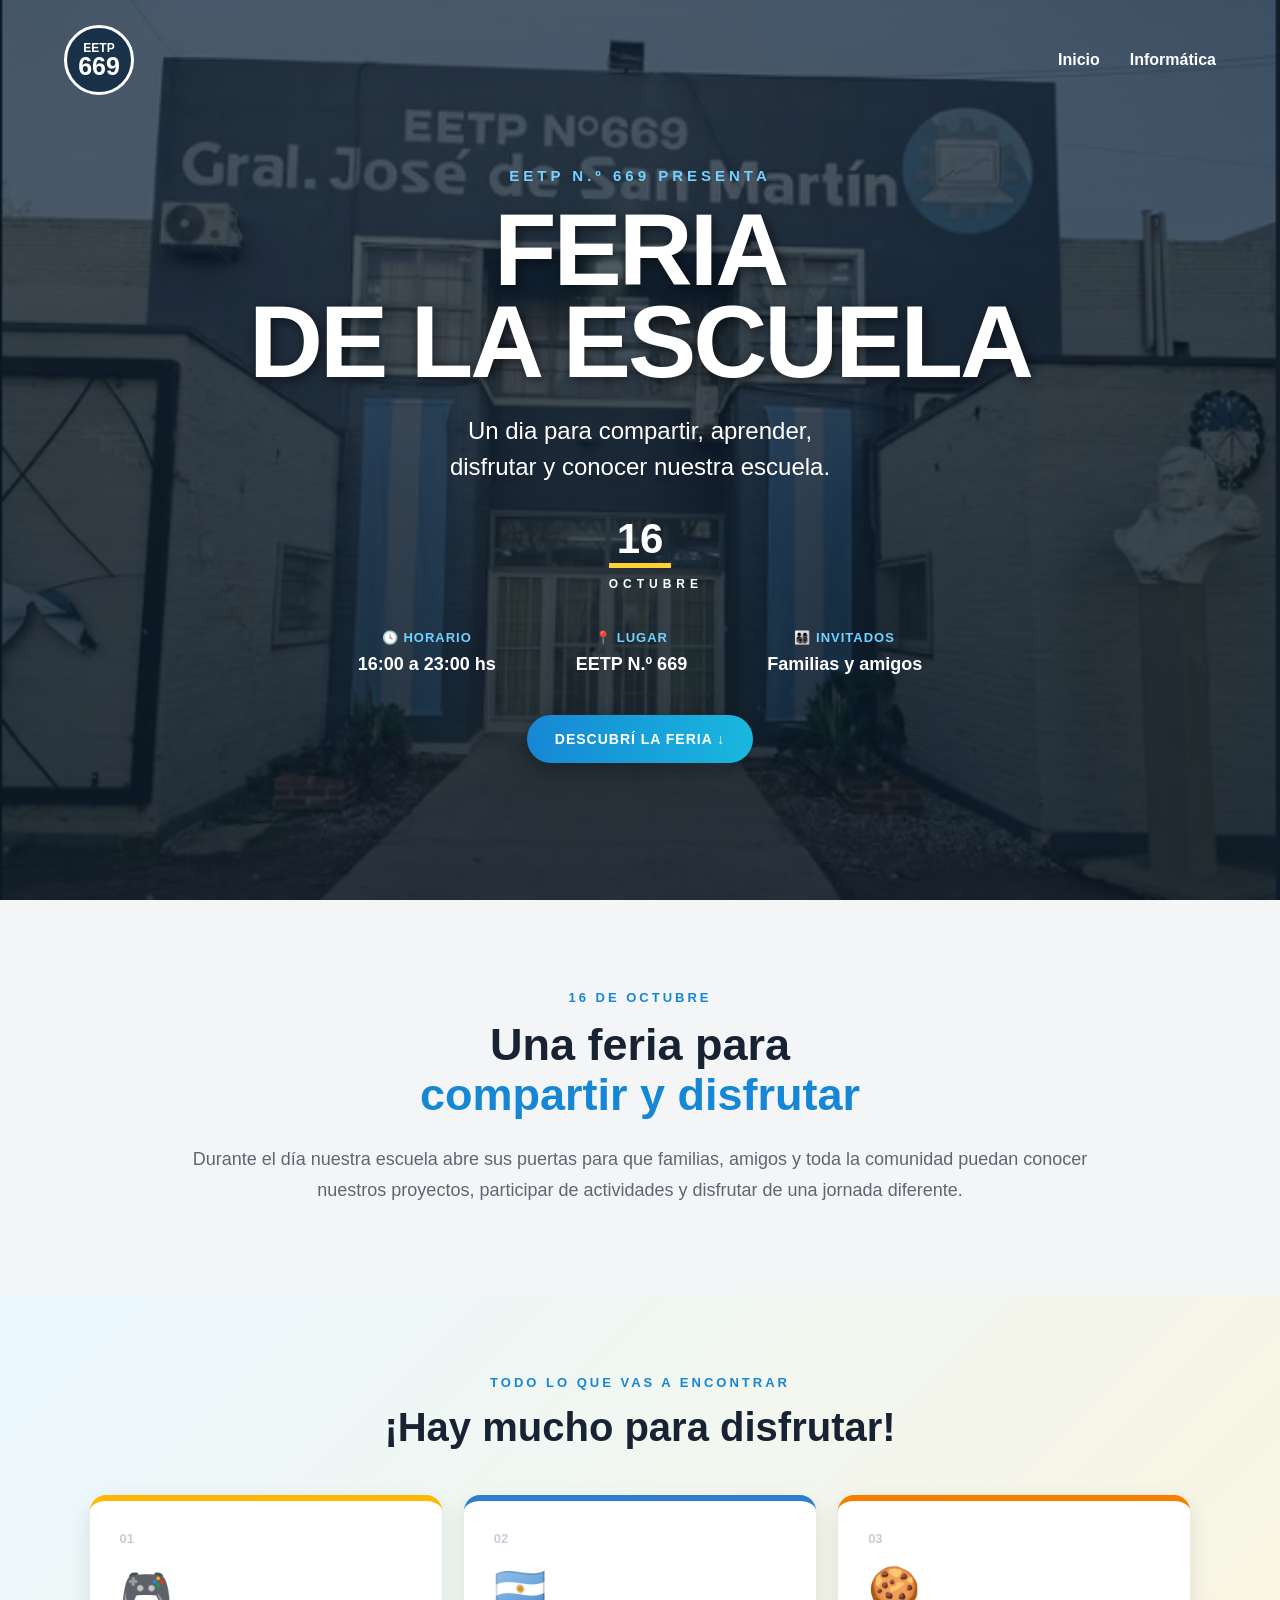
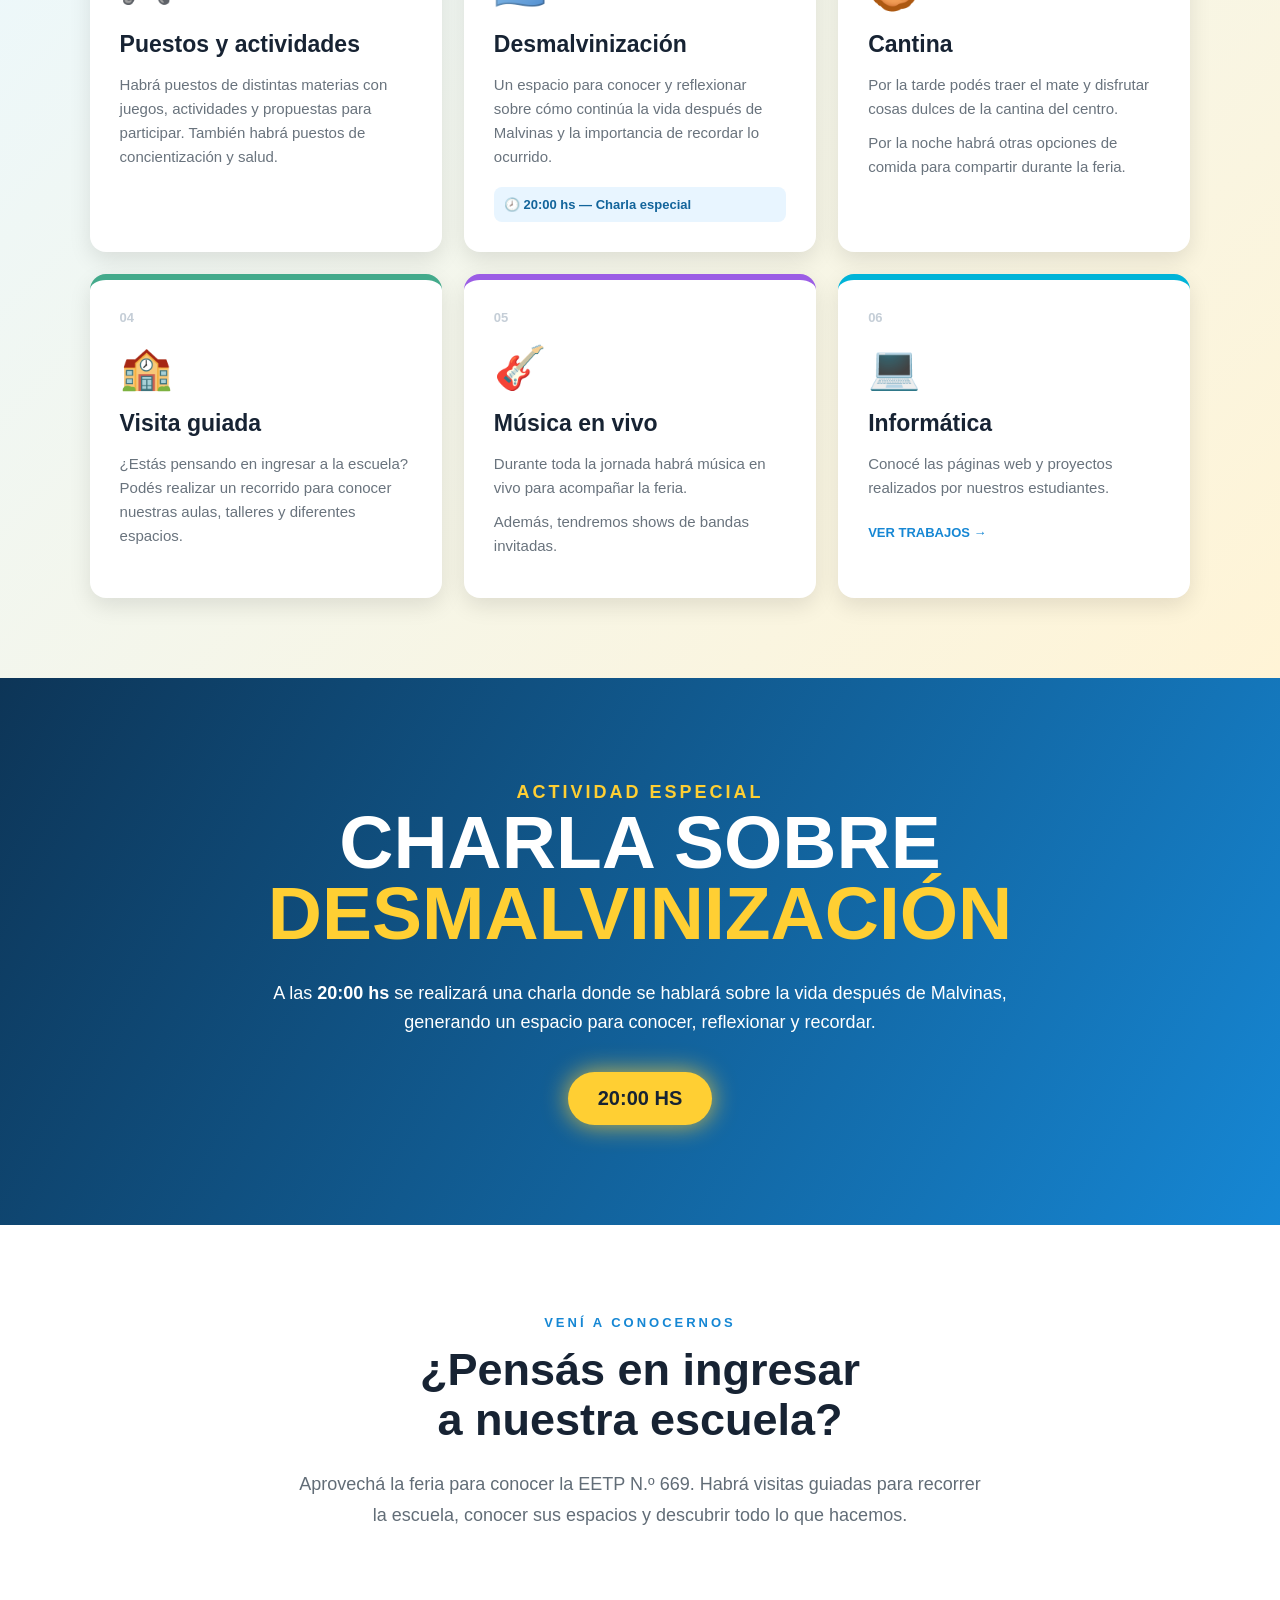
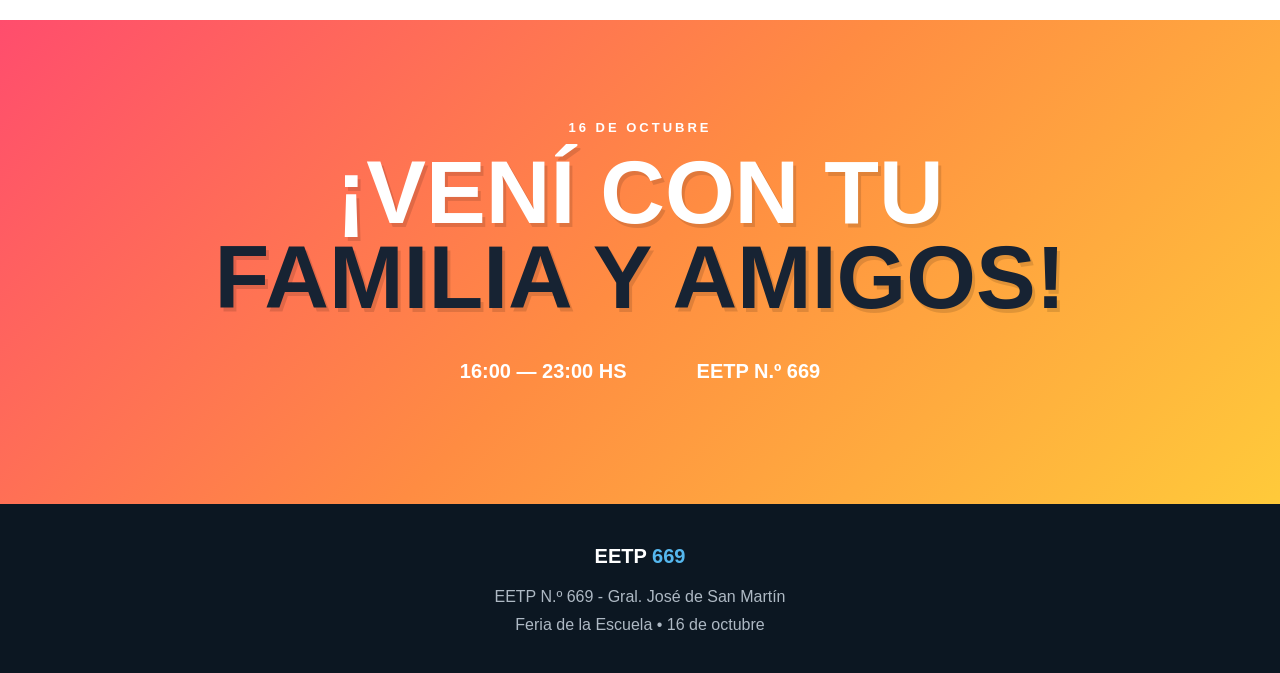
<file: index.html>
<!DOCTYPE html>
<html lang="es">

<head>
    <meta charset="UTF-8">
    <meta name="viewport" content="width=device-width, initial-scale=1.0">

    <title>Feria EETP 669</title>

    <link rel="stylesheet" href="estilos.css">
    <script src="script.js"></script>
</head>

<body>

    <!-- ENCABEZADO PRINCIPAL -->
    <header class="hero">

        <div class="fondo"></div>

        <!-- BARRA DE NAVEGACIÓN -->
        <div class="barra">

            <div class="logo">
                <span>EETP</span>
                <strong>669</strong>
            </div>

            <nav>
                <a href="index.html">Inicio</a>
                <a href="trabajos.html">Informática</a>
            </nav>

        </div>


        <!-- PUBLICIDAD PRINCIPAL -->
        <div class="publicidad">

            <p class="pequeno">EETP N.º 669 PRESENTA</p>

            <h1>FERIA<br>DE LA ESCUELA</h1>

            <p class="frase">
                Un dia para compartir, aprender,<br>
                disfrutar y conocer nuestra escuela.
            </p>

            <div class="fecha">
                <span>16</span>
                <small>OCTUBRE</small>
            </div>

            <div class="datos-principales">

                <div>
                    <b>🕓 HORARIO</b>
                    <p>16:00 a 23:00 hs</p>
                </div>

                <div>
                    <b>📍 LUGAR</b>
                    <p>EETP N.º 669</p>
                </div>

                <div>
                    <b>👨‍👩‍👧‍👦 INVITADOS</b>
                    <p>Familias y amigos</p>
                </div>

            </div>

            <a href="#actividades" class="boton">
                DESCUBRÍ LA FERIA ↓
            </a>

        </div>

    </header>


    <main>

        <!-- BIENVENIDA -->
        <section class="bienvenida">

            <p class="etiqueta"> 16 DE OCTUBRE</p>

            <h2>
                Una feria para<br>
                <span>compartir y disfrutar</span>
            </h2>

            <p>
                Durante el día nuestra escuela abre sus puertas para que
                familias, amigos y toda la comunidad puedan conocer nuestros
                proyectos, participar de actividades y disfrutar de una
                jornada diferente.
            </p>

        </section>


        <!-- ACTIVIDADES -->
        <section class="actividades" id="actividades">

            <div class="titulo-seccion">

                <p class="etiqueta">TODO LO QUE VAS A ENCONTRAR</p>

                <h2>¡Hay mucho para disfrutar!</h2>

            </div>


            <div class="tarjetas">

                <!-- PUESTOS -->
                <article class="tarjeta puestos">

                    <div class="numero">01</div>

                    <div class="icono">🎮</div>

                    <h3>Puestos y actividades</h3>

                    <p>
                        Habrá puestos de distintas materias con juegos,
                        actividades y propuestas para participar.
                        También habrá puestos de concientización y salud.
                    </p>

                </article>


                <!-- DESMALVINIZACIÓN -->
                <article class="tarjeta desmalvinizacion">

                    <div class="numero">02</div>

                    <div class="icono">🇦🇷</div>

                    <h3>Desmalvinización</h3>

                    <p>
                        Un espacio para conocer y reflexionar sobre cómo
                        continúa la vida después de Malvinas y la importancia
                        de recordar lo ocurrido.
                    </p>

                    <div class="hora">
                        🕗 20:00 hs — Charla especial
                    </div>

                </article>


                <!-- CANTINA -->
                <article class="tarjeta cantina">

                    <div class="numero">03</div>

                    <div class="icono">🍪</div>

                    <h3>Cantina</h3>

                    <p>
                        Por la tarde podés traer el mate y disfrutar cosas
                        dulces de la cantina del centro.
                    </p>

                    <p>
                        Por la noche habrá otras opciones de comida para
                        compartir durante la feria.
                    </p>

                </article>


                <!-- VISITA GUIADA -->
                <article class="tarjeta visita">

                    <div class="numero">04</div>

                    <div class="icono">🏫</div>

                    <h3>Visita guiada</h3>

                    <p>
                        ¿Estás pensando en ingresar a la escuela?
                        Podés realizar un recorrido para conocer nuestras
                        aulas, talleres y diferentes espacios.
                    </p>

                </article>


                <!-- MÚSICA -->
                <article class="tarjeta musica">

                    <div class="numero">05</div>

                    <div class="icono">🎸</div>

                    <h3>Música en vivo</h3>

                    <p>
                        Durante toda la jornada habrá música en vivo para
                        acompañar la feria.
                    </p>

                    <p>
                        Además, tendremos shows de bandas invitadas.
                    </p>

                </article>


                <!-- INFORMÁTICA -->
                <article class="tarjeta informatica">

                    <div class="numero">06</div>

                    <div class="icono">💻</div>

                    <h3>Informática</h3>

                    <p>
                        Conocé las páginas web y proyectos realizados por
                        nuestros estudiantes.
                    </p>

                    <a href="trabajos.html">
                        VER TRABAJOS →
                    </a>

                </article>

            </div>

        </section>


        <!-- CHARLA DESTACADA -->
        <section class="destacada">

            <div class="destacada-contenido">

                <p class="etiqueta">ACTIVIDAD ESPECIAL</p>

                <h2>
                    CHARLA SOBRE<br>
                    <span>DESMALVINIZACIÓN</span>
                </h2>

                <p>
                    A las <strong>20:00 hs</strong> se realizará una charla
                    donde se hablará sobre la vida después de Malvinas,
                    generando un espacio para conocer, reflexionar y recordar.
                </p>

                <div class="hora-grande">
                    20:00 HS
                </div>

            </div>

        </section>


        <!-- INVITACIÓN -->
        <section class="invitacion">

            <p class="etiqueta">VENÍ A CONOCERNOS</p>

            <h2>
                ¿Pensás en ingresar<br>
                a nuestra escuela?
            </h2>

            <p>
                Aprovechá la feria para conocer la EETP N.º 669.
                Habrá visitas guiadas para recorrer la escuela,
                conocer sus espacios y descubrir todo lo que hacemos.
            </p>

        </section>


        <!-- PUBLICIDAD FINAL -->
        <section class="final">

            <p class="etiqueta"> 16 DE OCTUBRE</p>

            <h2>
                ¡VENÍ CON TU<br>
                <span>FAMILIA Y AMIGOS!</span>
            </h2>

            <div class="final-datos">

                <div>
                    <strong>16:00 — 23:00 HS</strong>
                    <span></span>
                </div>

                <div>
                    <strong>EETP N.º 669</strong>
                    <span></span>
                </div>

            </div>

          

        </section>

    </main>


    <!-- PIE DE PÁGINA -->
    <footer>

        <div class="logo-footer">
            EETP <strong>669</strong>
        </div>

        <p>
            EETP N.º 669 - Gral. José de San Martín
        </p>

        <p>
            Feria de la Escuela •  16 de octubre
        </p>

    </footer>

</body>

</html>
</file>
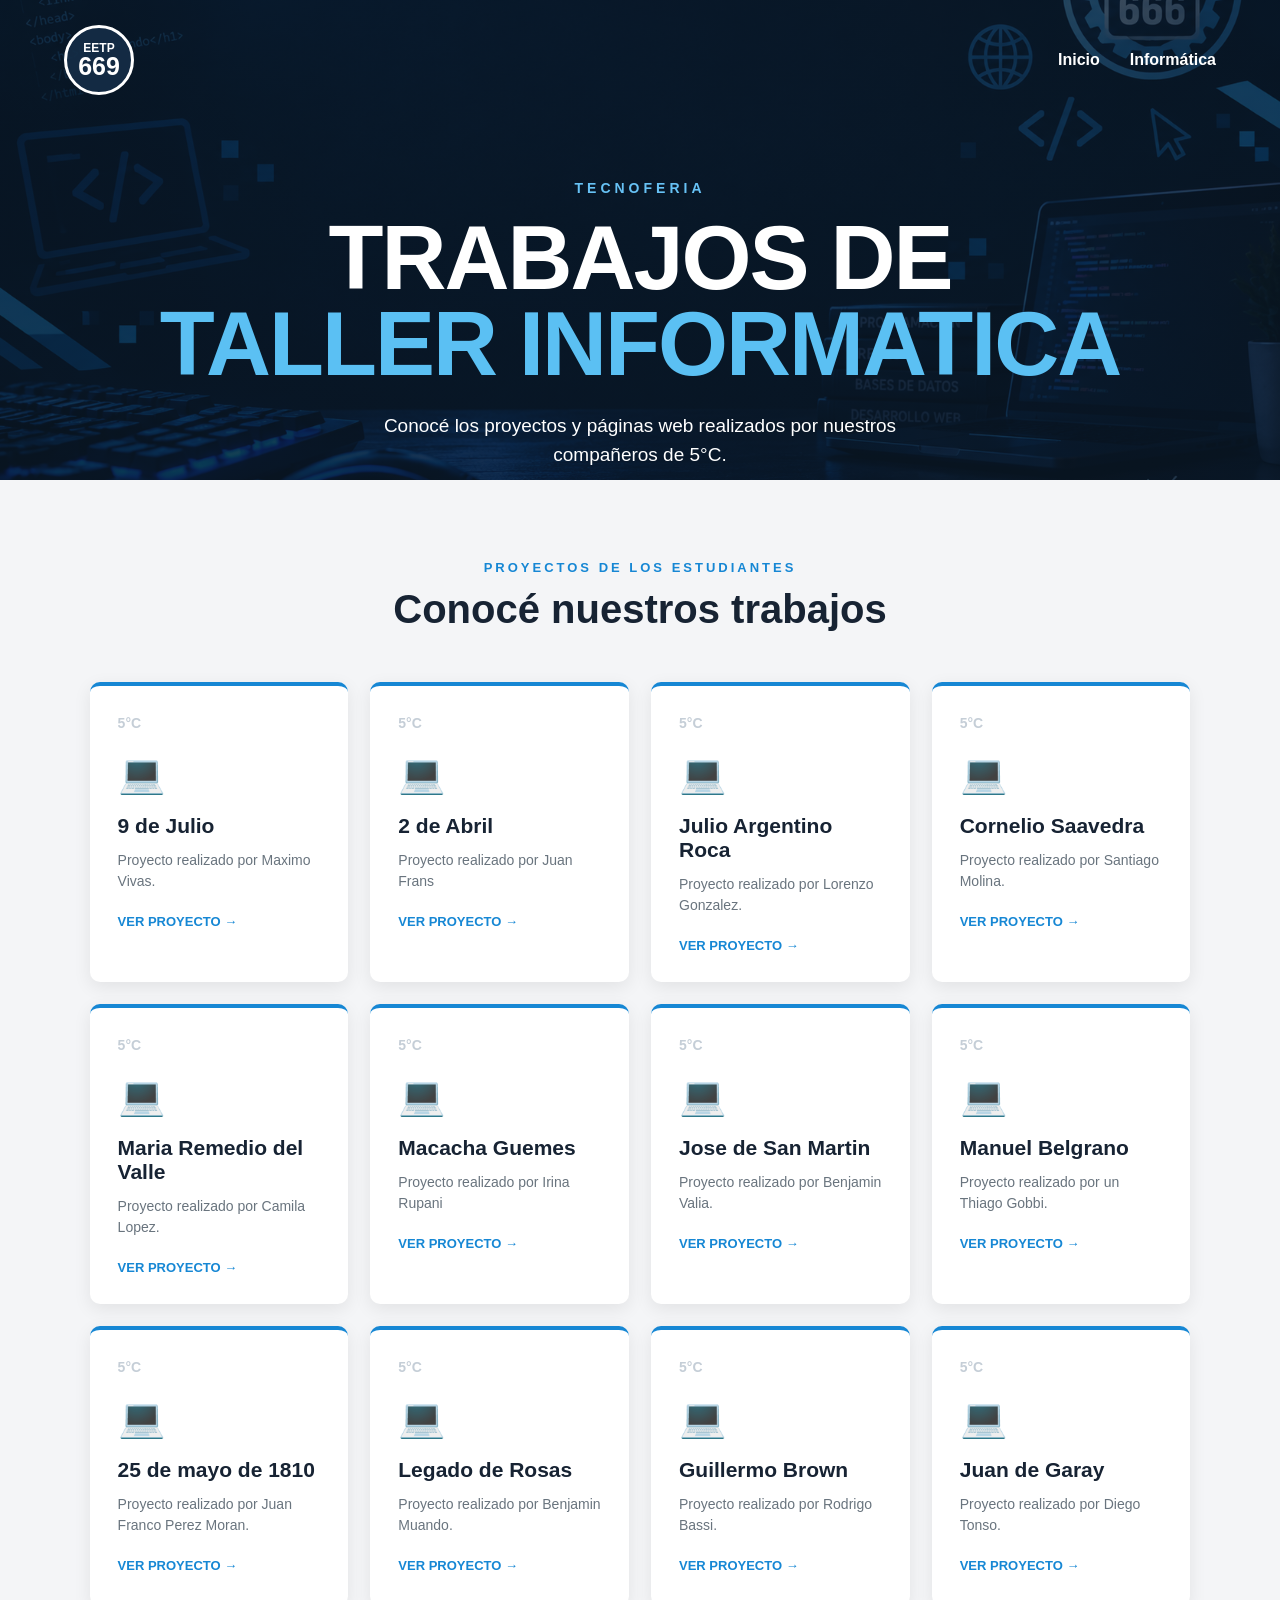
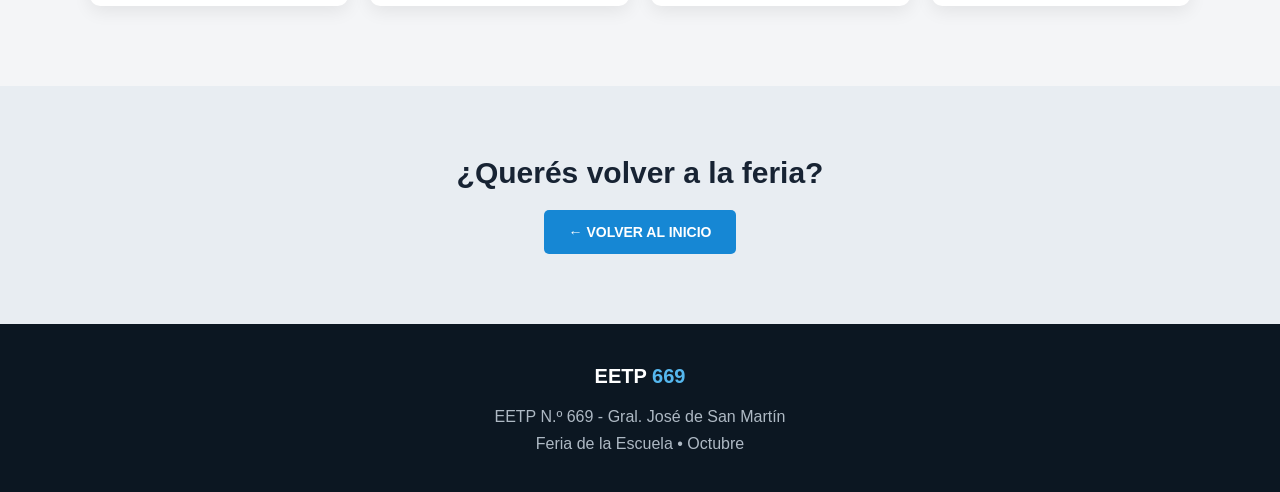
<file: trabajos.html>
<!DOCTYPE html>
<html lang="es">
<head>
    <meta charset="UTF-8">
    <meta name="viewport" content="width=device-width, initial-scale=1.0">

    <title>Trabajos de Taller de Informatica - EETP 669</title>

    <link rel="stylesheet" href="trabajos.css">
</head>

<body>

    <!-- ENCABEZADO -->

    <header class="encabezado">

        <div class="barra">

            <div class="logo">
                <span>EETP</span>
                <strong>669</strong>
            </div>

            <nav>
                <a href="index.html">Inicio</a>
                <a href="trabajos.html">Informática</a>
            </nav>

        </div>


        <div class="titulo">

            <p>TECNOFERIA</p>

            <h1>TRABAJOS DE<br><span>TALLER INFORMATICA</span></h1>

            <p class="descripcion">
                Conocé los proyectos y páginas web
                realizados por nuestros compañeros de 5°C.
            </p>

        </div>

    </header>


    <!-- TRABAJOS -->

    <main>

        <section class="proyectos">

            <div class="encabezado-seccion">

                <p>PROYECTOS DE LOS ESTUDIANTES</p>

                <h2>Conocé nuestros trabajos</h2>

            </div>


            <div class="contenedor-trabajos">


                <!-- TRABAJO 01 -->

                <article class="trabajo">

                    <span class="numero">5°C</span>

                    <div class="icono">💻</div>

                    <h3>9 de Julio</h3>

                    <p>Proyecto realizado por Maximo Vivas.</p>

                    <a href="https://maxiiii-033.github.io/Trabajo-Practico-9-De-Julio-de-1816/index.html" target="_blank">
                        VER PROYECTO →
                    </a>

                </article>


                <!-- TRABAJO 02 -->

                <article class="trabajo">

                    <span class="numero">5°C</span>

                    <div class="icono">💻</div>

                    <h3>2 de Abril</h3>

                    <p>Proyecto realizado por Juan Frans</p>

                    <a href="https://fransjuan154-commits.github.io/2-de-Julioo/index.html" target="_blank">
                        VER PROYECTO →
                    </a>

                </article>


                <!-- TRABAJO 03 -->

                <article class="trabajo">

                    <span class="numero">5°C</span>

                    <div class="icono">💻</div>

                    <h3>Julio Argentino Roca</h3>

                    <p>Proyecto realizado por Lorenzo Gonzalez.</p>

                    <a href="https://lgonz0474-jpg.github.io/Julio-Roca/" target="_blank">
                        VER PROYECTO →
                    </a>

                </article>


                <!-- TRABAJO 04 -->

                <article class="trabajo">

                    <span class="numero">5°C</span>

                    <div class="icono">💻</div>

                    <h3>Cornelio Saavedra</h3>

                    <p>Proyecto realizado por Santiago Molina.</p>

                    <a href="https://santimolinnna.github.io/oreja/index.html" target="_blank">
                        VER PROYECTO →
                    </a>

                </article>


                <!-- TRABAJO 05 -->

                <article class="trabajo">

                    <span class="numero">5°C</span>

                    <div class="icono">💻</div>

                    <h3>Maria Remedio del Valle</h3>

                    <p>Proyecto realizado por Camila Lopez.</p>

                    <a href="https://camiestefanialopez08-collab.github.io/mrdelvalle/" target="_blank">
                        VER PROYECTO →
                    </a>

                </article>



                <!-- TRABAJO 06 -->

                <article class="trabajo">

                    <span class="numero">5°C</span>

                    <div class="icono">💻</div>

                    <h3>Macacha Guemes</h3>

                    <p>Proyecto realizado por Irina Rupani</p>

                    <a href="https://irinarupani231-eng.github.io/trabajo-macacha-guemes/" target="_blank">
                        VER PROYECTO →
                    </a>

                </article>


                <!-- TRABAJO 07 -->

                <article class="trabajo">

                    <span class="numero">5°C</span>

                    <div class="icono">💻</div>

                    <h3>Jose de San Martin</h3>

                    <p>Proyecto realizado por Benjamin Valia.</p>

                    <a href="https://benjaminvalia.github.io/SanMartinTaller/" target="_blank">
                        VER PROYECTO →
                    </a>

                </article>


                <!-- TRABAJO 08 -->

                <article class="trabajo">

                    <span class="numero">5°C</span>

                    <div class="icono">💻</div>

                    <h3>Manuel Belgrano</h3>

                    <p>Proyecto realizado por un Thiago Gobbi.</p>

                    <a href="https://thiagotrabajorpro-ctrl.github.io/belgrano-pagina/legado.html#top" target="_blank">
                        VER PROYECTO →
                    </a>

                </article>


                <!-- TRABAJO 09 -->

                <article class="trabajo">

                    <span class="numero">5°C</span>

                    <div class="icono">💻</div>

                    <h3>25 de mayo de 1810</h3>

                    <p>Proyecto realizado por Juan Franco Perez Moran.</p>

                    <a href="https://sanguchito465.github.io/TP_25-de-Mayo/" target="_blank">
                        VER PROYECTO →
                    </a>

                </article>


                <!-- TRABAJO 10 -->

                <article class="trabajo">

                    <span class="numero">5°C</span>

                    <div class="icono">💻</div>

                    <h3>Legado de Rosas</h3>

                    <p>Proyecto realizado por Benjamin Muando.</p>

                    <a href="https://benjaminmuando.github.io/ROSASPARTE2/legado.html" target="_blank">
                        VER PROYECTO →
                    </a>

                </article>


                <!-- TRABAJO 11 -->

                <article class="trabajo">

                    <span class="numero">5°C</span>

                    <div class="icono">💻</div>

                    <h3>Guillermo Brown</h3>

                    <p>Proyecto realizado por Rodrigo Bassi.</p>

                    <a href="https://catnight-moon.github.io/guillermo-brown2.0/" target="_blank">
                        VER PROYECTO →
                    </a>

                </article>


                <!-- TRABAJO 12 -->

                <article class="trabajo">

                    <span class="numero">5°C</span>

                    <div class="icono">💻</div>

                    <h3>Juan de Garay</h3>

                    <p>Proyecto realizado por Diego Tonso.</p>

                    <a href="https://diegotonso421-pixel.github.io/diegotonto/" target="_blank">
                        VER PROYECTO →
                    </a>

                </article>


                </article>


            </div>

        </section>


        <!-- VOLVER -->

        <section class="volver">

            <h2>¿Querés volver a la feria?</h2>

            <a href="index.html">
                ← VOLVER AL INICIO
            </a>

        </section>

    </main>


    <footer>

        <div class="logo-footer">
            EETP <strong>669</strong>
        </div>

        <p>EETP N.º 669 - Gral. José de San Martín</p>

        <p>Feria de la Escuela • Octubre</p>

    </footer>

</body>
</html>
</file>
<file: estilos.css>
* {
    margin: 0;
    padding: 0;
    box-sizing: border-box;
}

html {
    scroll-behavior: smooth;
}

body {
    font-family: Arial, Helvetica, sans-serif;
    background-color: #f4f5f7;
    color: #172333;
}

a {
    text-decoration: none;
}


/* =========================
   ENCABEZADO
========================= */

.hero {
    min-height: 100vh;
    position: relative;
    overflow: hidden;
    color: white;
}

.fondo {
    position: absolute;
    inset: 0;

    background-image:
        linear-gradient(
            rgba(10, 25, 40, 0.65),
            rgba(10, 25, 40, 0.80)
        ),
        url("imagenes/fondologo.png");

    background-size: cover;
    background-position: center;

    z-index: -1;

    transition: transform 0.2s linear;
}


/* =========================
   BARRA
========================= */

.barra {
    width: 90%;
    margin: auto;
    padding-top: 25px;

    display: flex;
    align-items: center;
    justify-content: space-between;
}

.logo {
    width: 70px;
    height: 70px;

    border: 3px solid white;
    border-radius: 50%;

    background-color: rgba(20, 45, 70, 0.9);

    display: flex;
    flex-direction: column;
    align-items: center;
    justify-content: center;

    line-height: 1;
}

.logo span {
    font-size: 12px;
    font-weight: bold;
}

.logo strong {
    font-size: 25px;
}

nav {
    display: flex;
    gap: 30px;
}

nav a {
    color: white;
    font-size: 16px;
    font-weight: bold;

    transition: 0.3s;
}

nav a:hover {
    color: #72d1ff;
}


/* =========================
   PUBLICIDAD PRINCIPAL
========================= */

.publicidad {
    width: 90%;
    margin: auto;

    text-align: center;

    padding-top: 8vh;
    padding-bottom: 70px;
}

.pequeno {
    font-size: 15px;
    letter-spacing: 4px;
    font-weight: bold;

    margin-bottom: 20px;

    color: #72d1ff;
}

.publicidad h1 {
    font-size: clamp(50px, 8vw, 105px);

    line-height: 0.9;

    letter-spacing: -3px;

    margin-bottom: 25px;

    text-shadow: 3px 3px 12px rgba(0, 0, 0, 0.5);
}

.frase {
    font-size: clamp(17px, 2vw, 24px);

    line-height: 1.5;

    margin-bottom: 30px;
}


/* =========================
   FECHA
========================= */

.fecha {
    display: flex;

    justify-content: center;
    align-items: center;

    gap: 18px;

    position: relative;

    margin: 25px auto;

    width: fit-content;
}

.fecha span {
    font-size: 42px;

    font-weight: bold;

    border-bottom: 5px solid #ffcf33;

    padding: 0 8px;

    transition: 0.5s;
}

.fecha small {
    position: absolute;

    bottom: -23px;

    width: 100%;

    font-size: 12px;

    letter-spacing: 5px;

    font-weight: bold;
}


/* =========================
   DATOS
========================= */

.datos-principales {
    display: flex;

    justify-content: center;

    gap: 50px;

    margin-top: 55px;
}

.datos-principales div {
    padding: 5px 15px;
}

.datos-principales b {
    font-size: 13px;

    letter-spacing: 1px;

    color: #72d1ff;
}

.datos-principales p {
    margin-top: 8px;

    font-size: 18px;

    font-weight: bold;
}


/* =========================
   BOTONES
========================= */

.boton {
    display: inline-block;

    margin-top: 35px;

    padding: 16px 28px;

    background: linear-gradient(
        90deg,
        #1687d4,
        #19b8df
    );

    color: white;

    border-radius: 30px;

    font-size: 14px;

    font-weight: bold;

    letter-spacing: 1px;

    transition: 0.3s;

    box-shadow: 0 6px 20px rgba(0, 0, 0, 0.25);
}

.boton:hover {
    transform: translateY(-4px);

    box-shadow:
        0 10px 25px rgba(0, 0, 0, 0.35);
}


/* =========================
   BIENVENIDA
========================= */

.bienvenida {
    width: 80%;
    max-width: 900px;

    margin: auto;

    text-align: center;

    padding: 90px 0;
}

.etiqueta {
    color: #1687d4;

    font-size: 13px;

    font-weight: bold;

    letter-spacing: 3px;

    margin-bottom: 15px;
}

.bienvenida h2 {
    font-size: 45px;

    line-height: 1.1;

    margin-bottom: 25px;
}

.bienvenida h2 span {
    color: #1687d4;
}

.bienvenida > p:last-child {
    color: #5d6772;

    font-size: 18px;

    line-height: 1.7;
}


/* =========================
   ACTIVIDADES
========================= */

.actividades {
    padding: 80px 7%;

    background:
        linear-gradient(
            135deg,
            #eaf8ff,
            #fff4d6
        );
}

.titulo-seccion {
    text-align: center;

    margin-bottom: 45px;
}

.titulo-seccion h2 {
    font-size: 40px;
}


/* =========================
   TARJETAS
========================= */

.tarjetas {
    display: grid;

    grid-template-columns: repeat(3, 1fr);

    gap: 22px;

    max-width: 1200px;

    margin: auto;
}

.tarjeta {
    background-color: white;

    min-height: 320px;

    padding: 30px;

    border-radius: 16px;

    position: relative;

    overflow: hidden;

    box-shadow:
        0 8px 22px rgba(0, 0, 0, 0.10);

    border-top: 6px solid #1687d4;

    transition:
        transform 0.25s ease,
        box-shadow 0.25s ease,
        opacity 0.8s ease;
}

.tarjeta:hover {
    box-shadow:
        0 15px 30px rgba(0, 0, 0, 0.16);
}

.tarjeta .numero {
    color: #c5ced7;

    font-size: 13px;

    font-weight: bold;
}

.icono {
    font-size: 42px;

    margin-top: 18px;

    margin-bottom: 18px;
}

.tarjeta h3 {
    font-size: 23px;

    margin-bottom: 15px;
}

.tarjeta p {
    color: #69737d;

    line-height: 1.6;

    font-size: 15px;

    margin-bottom: 10px;
}


/* =========================
   COLORES
========================= */

.tarjeta.puestos {
    border-top-color: #ffb703;
}

.tarjeta.desmalvinizacion {
    border-top-color: #2d7dd2;
}

.tarjeta.cantina {
    border-top-color: #f77f00;
}

.tarjeta.visita {
    border-top-color: #43aa8b;
}

.tarjeta.musica {
    border-top-color: #9b5de5;
}

.tarjeta.informatica {
    border-top-color: #00b4d8;
}


/* =========================
   HORA DE LA CHARLA
========================= */

.hora {
    margin-top: 18px;

    padding: 10px;

    background-color: #e8f5ff;

    border-radius: 8px;

    color: #12649b;

    font-size: 13px;

    font-weight: bold;
}


/* =========================
   INFORMÁTICA
========================= */

.tarjeta.informatica a {
    display: inline-block;

    margin-top: 15px;

    color: #1687d4;

    font-size: 13px;

    font-weight: bold;
}

.tarjeta.informatica a:hover {
    color: #0b527d;
}


/* =========================
   DESMALVINIZACIÓN
========================= */

.destacada {
    background:
        linear-gradient(
            120deg,
            #0d3557,
            #1687d4
        );

    color: white;

    padding: 100px 10%;

    text-align: center;
}

.destacada .etiqueta {
    color: #ffcf33;
}

.destacada h2 {
    font-size: clamp(42px, 6vw, 75px);

    line-height: 0.95;

    margin-bottom: 30px;
}

.destacada h2 span {
    color: #ffcf33;
}

.destacada p {
    max-width: 750px;

    margin: auto;

    font-size: 18px;

    line-height: 1.6;
}

.hora-grande {
    display: inline-block;

    margin-top: 35px;

    padding: 15px 30px;

    background-color: #ffcf33;

    color: #172333;

    border-radius: 30px;

    font-size: 20px;

    font-weight: bold;

    transition: 0.4s;
}

.brillo-hora {
    box-shadow:
        0 0 25px rgba(255, 207, 51, 0.8);
}


/* =========================
   VISITA GUIADA
========================= */

.invitacion {
    text-align: center;

    padding: 90px 10%;

    background-color: white;
}

.invitacion h2 {
    font-size: 45px;

    line-height: 1.1;

    margin-bottom: 25px;
}

.invitacion p:last-child {
    max-width: 700px;

    margin: auto;

    color: #626d77;

    font-size: 18px;

    line-height: 1.7;
}


/* =========================
   PUBLICIDAD FINAL
========================= */

.final {
    background:
        linear-gradient(
            135deg,
            #ff4d6d,
            #ff8c42,
            #ffca3a
        );

    color: white;

    text-align: center;

    padding: 100px 10%;
}

.final .etiqueta {
    color: white;
}

.final h2 {
    font-size: clamp(48px, 7vw, 90px);

    line-height: 0.95;

    margin-bottom: 40px;

    text-shadow:
        3px 4px 0 rgba(0, 0, 0, 0.12);
}

.final h2 span {
    color: #172333;
}

.final-datos {
    display: flex;

    justify-content: center;

    gap: 70px;

    margin-bottom: 15px;
}

.final-datos div {
    display: flex;

    flex-direction: column;

    gap: 6px;
}

.final-datos strong {
    font-size: 20px;
}

.final-datos span {
    font-size: 14px;

    opacity: 0.85;
}

.final .boton {
    background-color: #172333;

    background-image: none;

    box-shadow: none;
}

.final .boton:hover {
    background-color: #0c1722;
}


/* =========================
   FOOTER
========================= */

footer {
    background-color: #0c1722;

    color: #aeb9c4;

    text-align: center;

    padding: 35px 10%;

    line-height: 1.7;
}

.logo-footer {
    color: white;

    font-size: 20px;

    font-weight: bold;

    margin-bottom: 10px;
}

.logo-footer strong {
    color: #55b7ee;
}


/* =========================
   ANIMACIONES JAVASCRIPT
========================= */

.oculto {
    opacity: 0;

    transform: translateY(40px);
}

.mostrar {
    opacity: 1;

    transform: translateY(0);

    transition:
        opacity 0.8s ease,
        transform 0.8s ease;
}


/* =========================
   BARRA DE PROGRESO
========================= */

.barra-progreso {
    position: fixed;

    top: 0;
    left: 0;

    width: 0;
    height: 5px;

    background:
        linear-gradient(
            90deg,
            #ff4d6d,
            #ffca3a,
            #19b8df
        );

    z-index: 9999;
}


/* =========================
   BOTÓN VOLVER ARRIBA
========================= */

.volver-arriba {
    position: fixed;

    right: 25px;
    bottom: 25px;

    width: 50px;
    height: 50px;

    border: none;

    border-radius: 50%;

    background-color: #1687d4;

    color: white;

    font-size: 24px;

    font-weight: bold;

    cursor: pointer;

    opacity: 0;

    visibility: hidden;

    transition: 0.3s;

    z-index: 1000;

    box-shadow:
        0 5px 15px rgba(0, 0, 0, 0.25);
}

.volver-arriba.activo {
    opacity: 1;

    visibility: visible;
}

.volver-arriba:hover {
    background-color: #0d659f;

    transform: translateY(-5px);
}


/* =========================
   TABLET
========================= */

@media (max-width: 900px) {

    .tarjetas {
        grid-template-columns: 1fr 1fr;
    }

    .datos-principales {
        flex-wrap: wrap;

        gap: 20px;
    }
}


/* =========================
   CELULAR
========================= */

@media (max-width: 600px) {

    .hero {
        min-height: auto;
    }

    .barra {
        flex-direction: column;

        gap: 20px;
    }

    nav {
        gap: 18px;
    }

    nav a {
        font-size: 14px;
    }

    .publicidad {
        width: 92%;

        padding-top: 55px;
    }

    .pequeno {
        font-size: 11px;

        letter-spacing: 2px;
    }

    .publicidad h1 {
        font-size: 48px;

        letter-spacing: -1px;
    }

    .frase {
        font-size: 16px;
    }

    .fecha {
        gap: 8px;
    }

    .fecha span {
        font-size: 32px;
    }

    .datos-principales {
        flex-direction: column;

        gap: 18px;

        margin-top: 50px;
    }

    .datos-principales p {
        font-size: 16px;
    }

    .bienvenida {
        width: 88%;

        padding: 65px 0;
    }

    .bienvenida h2 {
        font-size: 32px;
    }

    .actividades {
        padding: 60px 7%;
    }

    .titulo-seccion h2 {
        font-size: 32px;
    }

    .tarjetas {
        grid-template-columns: 1fr;
    }

    .tarjeta {
        min-height: auto;
    }

    .destacada {
        padding: 75px 8%;
    }

    .destacada h2 {
        font-size: 45px;
    }

    .invitacion {
        padding: 70px 8%;
    }

    .invitacion h2 {
        font-size: 32px;
    }

    .final {
        padding: 75px 8%;
    }

    .final h2 {
        font-size: 50px;
    }

    .final-datos {
        flex-direction: column;

        gap: 20px;
    }
    /* CORRECCIÓN PARA CELULAR - DESMALVINIZACIÓN */
@media (max-width: 600px) {

    body {
        overflow-x: hidden;
    }

    .destacada {
        overflow: hidden;
    }

    .destacada h2 span {
        display: block;
        font-size: 8.5vw;
        white-space: normal;
    }

}

}
</file>
<file: trabajos.css>
/* =========================
   CONFIGURACIÓN GENERAL
========================= */

* {
    margin: 0;
    padding: 0;
    box-sizing: border-box;
}

html {
    scroll-behavior: smooth;
}

body {
    font-family: Arial, Helvetica, sans-serif;
    background-color: #f4f5f7;
    color: #172333;
}

a {
    text-decoration: none;
}


/* =========================
   ENCABEZADO
========================= */

.encabezado {
    min-height: 480px;

    color: white;

    background-image:
        linear-gradient(
            rgba(10, 25, 40, 0.75),
            rgba(10, 25, 40, 0.80)
        ),
        url("imagenes/fondoinformatica.png");

    background-size: cover;
    background-position: center;
}


/* =========================
   BARRA
========================= */

.barra {
    width: 90%;

    margin: auto;

    padding-top: 25px;

    display: flex;

    justify-content: space-between;

    align-items: center;
}


/* LOGO */

.logo {
    width: 70px;
    height: 70px;

    border: 3px solid white;

    border-radius: 50%;

    background-color: rgba(20, 45, 70, 0.9);

    display: flex;

    flex-direction: column;

    align-items: center;

    justify-content: center;

    line-height: 1;
}

.logo span {
    font-size: 12px;
    font-weight: bold;
}

.logo strong {
    font-size: 25px;
}


/* MENU */

nav {
    display: flex;

    gap: 30px;
}

nav a {
    color: white;

    font-size: 16px;

    font-weight: bold;
}

nav a:hover {
    color: #65c1f5;
}


/* =========================
   TITULO
========================= */

.titulo {
    width: 90%;

    max-width: 1000px;

    margin: auto;

    text-align: center;

    padding-top: 85px;
}

.titulo > p:first-child {
    color: #67c2f5;

    font-size: 14px;

    font-weight: bold;

    letter-spacing: 4px;

    margin-bottom: 20px;
}

.titulo h1 {
    font-size: clamp(50px, 8vw, 90px);

    line-height: 0.95;

    letter-spacing: -2px;

    margin-bottom: 25px;
}

.titulo h1 span {
    color: #5bc0f3;
}

.descripcion {
    font-size: 19px;

    line-height: 1.5;

    max-width: 600px;

    margin: auto;
}


/* =========================
   PROYECTOS
========================= */

.proyectos {
    padding: 80px 7%;
}


/* TITULO DE SECCIÓN */

.encabezado-seccion {
    text-align: center;

    margin-bottom: 50px;
}

.encabezado-seccion p {
    color: #1687d4;

    font-size: 13px;

    font-weight: bold;

    letter-spacing: 3px;

    margin-bottom: 12px;
}

.encabezado-seccion h2 {
    font-size: 40px;
}


/* =========================
   GRID DE TRABAJOS
========================= */

.contenedor-trabajos {
    max-width: 1200px;

    margin: auto;

    display: grid;

    grid-template-columns: repeat(4, 1fr);

    gap: 22px;
}


/* =========================
   TARJETAS
========================= */

.trabajo {
    background-color: white;

    min-height: 280px;

    padding: 28px;

    border-radius: 10px;

    position: relative;

    box-shadow: 0 5px 18px rgba(0,0,0,0.08);

    border-top: 4px solid #1687d4;

    transition: 0.3s;
}

.trabajo:hover {
    transform: translateY(-7px);

    box-shadow: 0 12px 25px rgba(0,0,0,0.15);
}


/* NUMERO */

.numero {
    color: #c5ced7;

    font-size: 14px;

    font-weight: bold;
}


/* ICONO */

.icono {
    font-size: 38px;

    margin-top: 20px;

    margin-bottom: 18px;
}


/* TITULO */

.trabajo h3 {
    font-size: 21px;

    margin-bottom: 12px;
}


/* DESCRIPCIÓN */

.trabajo p {
    color: #69747e;

    font-size: 14px;

    line-height: 1.5;
}


/* BOTÓN */

.trabajo a {
    display: inline-block;

    margin-top: 22px;

    color: #1687d4;

    font-size: 13px;

    font-weight: bold;
}

.trabajo a:hover {
    color: #0d5795;
}


/* =========================
   VOLVER
========================= */

.volver {
    background-color: #e8edf2;

    text-align: center;

    padding: 70px 10%;
}

.volver h2 {
    font-size: 30px;

    margin-bottom: 20px;
}

.volver a {
    display: inline-block;

    padding: 14px 25px;

    background-color: #1687d4;

    color: white;

    border-radius: 5px;

    font-weight: bold;

    font-size: 14px;
}

.volver a:hover {
    background-color: #0d659f;
}


/* =========================
   FOOTER
========================= */

footer {
    background-color: #0c1722;

    color: #aeb9c4;

    text-align: center;

    padding: 35px 10%;

    line-height: 1.7;
}

.logo-footer {
    color: white;

    font-size: 20px;

    font-weight: bold;

    margin-bottom: 10px;
}

.logo-footer strong {
    color: #55b7ee;
}


/* =========================
   TABLET
========================= */

@media (max-width: 950px) {

    .contenedor-trabajos {
        grid-template-columns: repeat(2, 1fr);
    }

}


/* =========================
   CELULAR
========================= */

@media (max-width: 600px) {

    .barra {
        flex-direction: column;

        gap: 20px;
    }

    nav {
        gap: 18px;
    }

    nav a {
        font-size: 14px;
    }

    .titulo {
        padding-top: 60px;
    }

    .titulo h1 {
        font-size: 48px;
    }

    .descripcion {
        font-size: 16px;
    }

    .proyectos {
        padding: 60px 7%;
    }

    .encabezado-seccion h2 {
        font-size: 32px;
    }

    .contenedor-trabajos {
        grid-template-columns: 1fr;
    }

}
</file>
